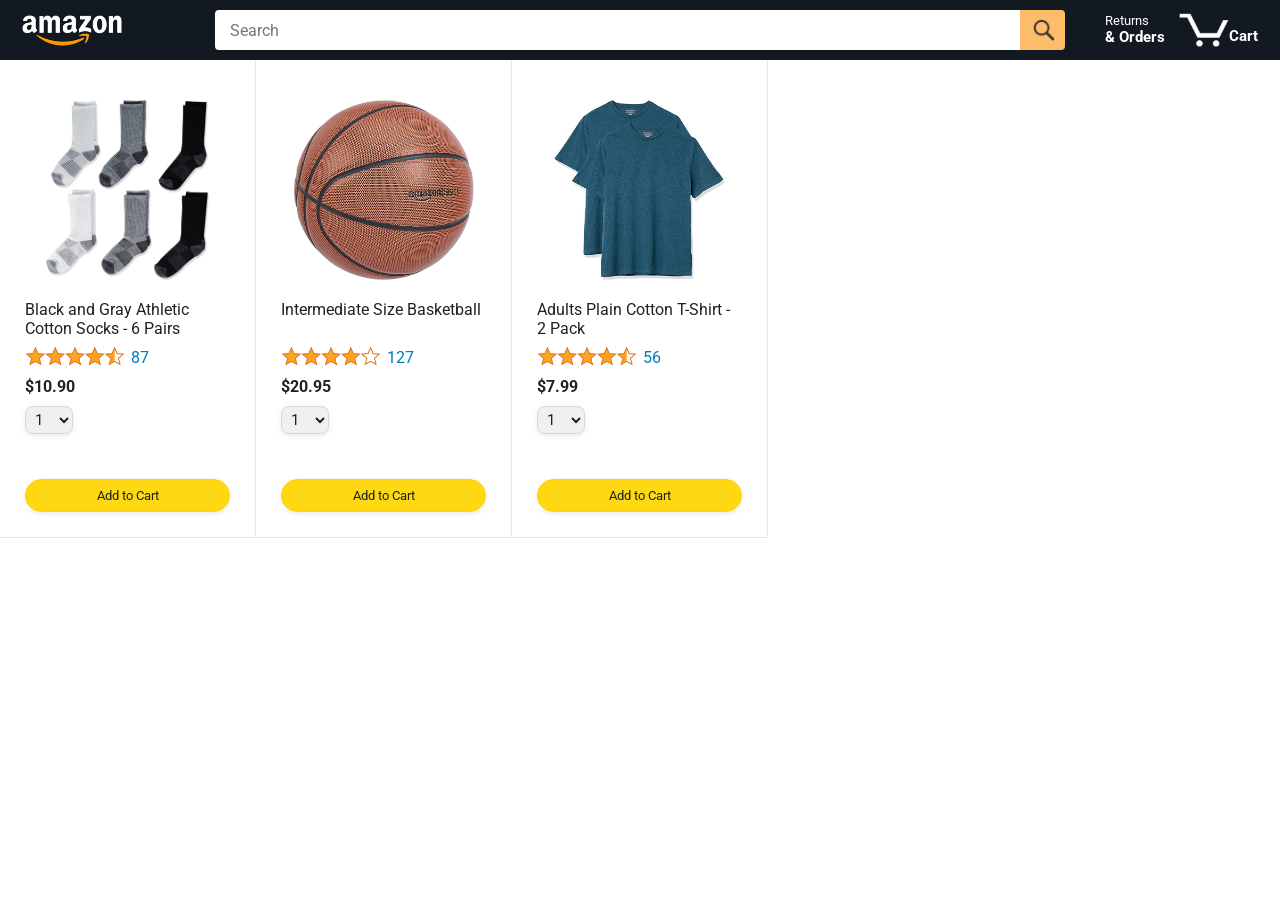
<file: index.html>
<!DOCTYPE html>
<html>
  <head>
    <title>Amazon Project</title>

    <!-- This code is needed for responsive design to work.
      (Responsive design = make the website look good on
      smaller screen sizes like a phone or a tablet). -->
    <meta name="viewport" content="width=device-width, initial-scale=1">

    <!-- Load a font called Roboto from Google Fonts. -->
    <link rel="preconnect" href="https://fonts.googleapis.com">
    <link rel="preconnect" href="https://fonts.gstatic.com" crossorigin>
    <link href="https://fonts.googleapis.com/css2?family=Roboto:wght@400;500;700&display=swap" rel="stylesheet">

    <!-- Here are the CSS files for this page. -->
    <link rel="stylesheet" href="styles/shared/general.css">
    <link rel="stylesheet" href="styles/shared/amazon-header.css">
    <link rel="stylesheet" href="styles/pages/amazon.css">
  </head>
  <body>
    <div class="amazon-header">
      <div class="amazon-header-left-section">
        <a href="/" class="header-link">
          <img class="amazon-logo"
            src="images/amazon-logo-white.png">
          <img class="amazon-mobile-logo"
            src="images/amazon-mobile-logo-white.png">
        </a>
      </div>

      <div class="amazon-header-middle-section">
        <input class="search-bar" type="text" placeholder="Search">

        <button class="search-button">
          <img class="search-icon" src="images/icons/search-icon.png">
        </button>
      </div>

      <div class="amazon-header-right-section">
        <a class="orders-link header-link" href="orders.html">
          <span class="returns-text">Returns</span>
          <span class="orders-text">& Orders</span>
        </a>

        <a class="cart-link header-link" href="checkout.html">
          <img class="cart-icon" src="images/icons/cart-icon.png">
          <div class="cart-quantity js-cart-quantity"></div>
          <div class="cart-text">Cart</div>
        </a>
      </div>
    </div>
    
    <div class="main">
      <div class="products-grid js-products-grid">
          <div class="product-container"> 
          <div class="product-image-container">
            <img class="product-image"
              src="images/products/athletic-cotton-socks-6-pairs.jpg">
          </div>

          <div class="product-name limit-text-to-2-lines">
            Black and Gray Athletic Cotton Socks - 6 Pairs
          </div>

          <div class="product-rating-container">
            <img class="product-rating-stars"
              src="images/ratings/rating-45.png">
            <div class="product-rating-count link-primary">
              87
            </div>
          </div>

          <div class="product-price">
            $10.90
          </div>

          <div class="product-quantity-container">
            <select>
              <option selected value="1">1</option>
              <option value="2">2</option>
              <option value="3">3</option>
              <option value="4">4</option>
              <option value="5">5</option>
              <option value="6">6</option>
              <option value="7">7</option>
              <option value="8">8</option>
              <option value="9">9</option>
              <option value="10">10</option>
            </select>
          </div>

          <div class="product-spacer"></div>

          <div class="added-to-cart">
            <img src="images/icons/checkmark.png">
            Added
          </div>

          <button class="add-to-cart-button button-primary">
            Add to Cart
          </button>
        </div> 

        <div class="product-container"> 
          <div class="product-image-container">
            <img class="product-image"
              src="images/products/intermediate-composite-basketball.jpg">
          </div>

          <div class="product-name limit-text-to-2-lines">
            Intermediate Size Basketball
          </div>

          <div class="product-rating-container">
            <img class="product-rating-stars"
              src="images/ratings/rating-40.png">
            <div class="product-rating-count link-primary">
              127
            </div>
          </div>

          <div class="product-price">
            $20.95
          </div>

          <div class="product-quantity-container">
            <select>
              <option selected value="1">1</option>
              <option value="2">2</option>
              <option value="3">3</option>
              <option value="4">4</option>
              <option value="5">5</option>
              <option value="6">6</option>
              <option value="7">7</option>
              <option value="8">8</option>
              <option value="9">9</option>
              <option value="10">10</option>
            </select>
          </div>

          <div class="product-spacer"></div>

          <div class="added-to-cart">
            <img src="images/icons/checkmark.png">
            Added
          </div>

          <button class="add-to-cart-button button-primary">
            Add to Cart
          </button>
        </div>

        <div class="product-container">
          <div class="product-image-container">
            <img class="product-image"
              src="images/products/adults-plain-cotton-tshirt-2-pack-teal.jpg">
          </div>

          <div class="product-name limit-text-to-2-lines">
            Adults Plain Cotton T-Shirt - 2 Pack
          </div>

          <div class="product-rating-container">
            <img class="product-rating-stars"
              src="images/ratings/rating-45.png">
            <div class="product-rating-count link-primary">
              56
            </div>
          </div>

          <div class="product-price">
            $7.99
          </div>

          <div class="product-quantity-container">
            <select>
              <option selected value="1">1</option>
              <option value="2">2</option>
              <option value="3">3</option>
              <option value="4">4</option>
              <option value="5">5</option>
              <option value="6">6</option>
              <option value="7">7</option>
              <option value="8">8</option>
              <option value="9">9</option>
              <option value="10">10</option>
            </select>
          </div>

          <div class="product-spacer"></div>

          <div class="added-to-cart">
            <img src="images/icons/checkmark.png">
            Added
          </div>

          <button class="add-to-cart-button button-primary">
            Add to Cart
          </button>
        </div>
      </div>
    </div>
  </body>


  <script type="module" src="scripts/amazon.js"></script>
</html>
</file>
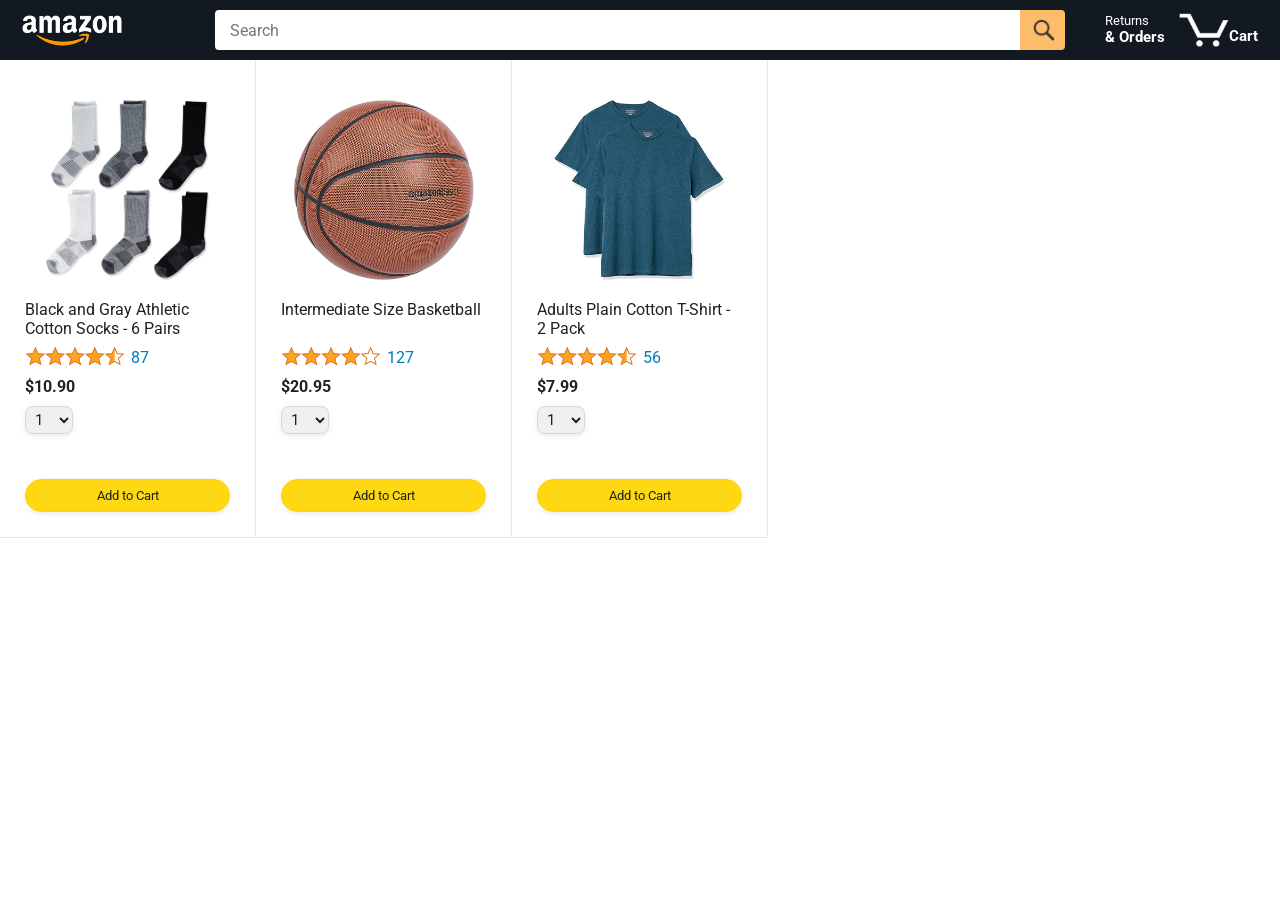
<file: amazon.html>
<!DOCTYPE html>
<html>
  <head>
    <title>Amazon Project</title>

    <!-- This code is needed for responsive design to work.
      (Responsive design = make the website look good on
      smaller screen sizes like a phone or a tablet). -->
    <meta name="viewport" content="width=device-width, initial-scale=1">

    <!-- Load a font called Roboto from Google Fonts. -->
    <link rel="preconnect" href="https://fonts.googleapis.com">
    <link rel="preconnect" href="https://fonts.gstatic.com" crossorigin>
    <link href="https://fonts.googleapis.com/css2?family=Roboto:wght@400;500;700&display=swap" rel="stylesheet">

    <!-- Here are the CSS files for this page. -->
    <link rel="stylesheet" href="styles/shared/general.css">
    <link rel="stylesheet" href="styles/shared/amazon-header.css">
    <link rel="stylesheet" href="styles/pages/amazon.css">
  </head>
  <body>
    <div class="amazon-header">
      <div class="amazon-header-left-section">
        <a href="amazon.html" class="header-link">
          <img class="amazon-logo"
            src="images/amazon-logo-white.png">
          <img class="amazon-mobile-logo"
            src="images/amazon-mobile-logo-white.png">
        </a>
      </div>

      <div class="amazon-header-middle-section">
        <input class="search-bar" type="text" placeholder="Search">

        <button class="search-button">
          <img class="search-icon" src="images/icons/search-icon.png">
        </button>
      </div>

      <div class="amazon-header-right-section">
        <a class="orders-link header-link" href="orders.html">
          <span class="returns-text">Returns</span>
          <span class="orders-text">& Orders</span>
        </a>

        <a class="cart-link header-link" href="checkout.html">
          <img class="cart-icon" src="images/icons/cart-icon.png">
          <div class="cart-quantity js-cart-quantity"></div>
          <div class="cart-text">Cart</div>
        </a>
      </div>
    </div>
    
    <div class="main">
      <div class="products-grid js-products-grid">
          <div class="product-container"> 
          <div class="product-image-container">
            <img class="product-image"
              src="images/products/athletic-cotton-socks-6-pairs.jpg">
          </div>

          <div class="product-name limit-text-to-2-lines">
            Black and Gray Athletic Cotton Socks - 6 Pairs
          </div>

          <div class="product-rating-container">
            <img class="product-rating-stars"
              src="images/ratings/rating-45.png">
            <div class="product-rating-count link-primary">
              87
            </div>
          </div>

          <div class="product-price">
            $10.90
          </div>

          <div class="product-quantity-container">
            <select>
              <option selected value="1">1</option>
              <option value="2">2</option>
              <option value="3">3</option>
              <option value="4">4</option>
              <option value="5">5</option>
              <option value="6">6</option>
              <option value="7">7</option>
              <option value="8">8</option>
              <option value="9">9</option>
              <option value="10">10</option>
            </select>
          </div>

          <div class="product-spacer"></div>

          <div class="added-to-cart">
            <img src="images/icons/checkmark.png">
            Added
          </div>

          <button class="add-to-cart-button button-primary">
            Add to Cart
          </button>
        </div> 

        <div class="product-container"> 
          <div class="product-image-container">
            <img class="product-image"
              src="images/products/intermediate-composite-basketball.jpg">
          </div>

          <div class="product-name limit-text-to-2-lines">
            Intermediate Size Basketball
          </div>

          <div class="product-rating-container">
            <img class="product-rating-stars"
              src="images/ratings/rating-40.png">
            <div class="product-rating-count link-primary">
              127
            </div>
          </div>

          <div class="product-price">
            $20.95
          </div>

          <div class="product-quantity-container">
            <select>
              <option selected value="1">1</option>
              <option value="2">2</option>
              <option value="3">3</option>
              <option value="4">4</option>
              <option value="5">5</option>
              <option value="6">6</option>
              <option value="7">7</option>
              <option value="8">8</option>
              <option value="9">9</option>
              <option value="10">10</option>
            </select>
          </div>

          <div class="product-spacer"></div>

          <div class="added-to-cart">
            <img src="images/icons/checkmark.png">
            Added
          </div>

          <button class="add-to-cart-button button-primary">
            Add to Cart
          </button>
        </div>

        <div class="product-container">
          <div class="product-image-container">
            <img class="product-image"
              src="images/products/adults-plain-cotton-tshirt-2-pack-teal.jpg">
          </div>

          <div class="product-name limit-text-to-2-lines">
            Adults Plain Cotton T-Shirt - 2 Pack
          </div>

          <div class="product-rating-container">
            <img class="product-rating-stars"
              src="images/ratings/rating-45.png">
            <div class="product-rating-count link-primary">
              56
            </div>
          </div>

          <div class="product-price">
            $7.99
          </div>

          <div class="product-quantity-container">
            <select>
              <option selected value="1">1</option>
              <option value="2">2</option>
              <option value="3">3</option>
              <option value="4">4</option>
              <option value="5">5</option>
              <option value="6">6</option>
              <option value="7">7</option>
              <option value="8">8</option>
              <option value="9">9</option>
              <option value="10">10</option>
            </select>
          </div>

          <div class="product-spacer"></div>

          <div class="added-to-cart">
            <img src="images/icons/checkmark.png">
            Added
          </div>

          <button class="add-to-cart-button button-primary">
            Add to Cart
          </button>
        </div>
      </div>
    </div>
  </body>


  <script type="module" src="scripts/amazon.js"></script>
</html>
</file>
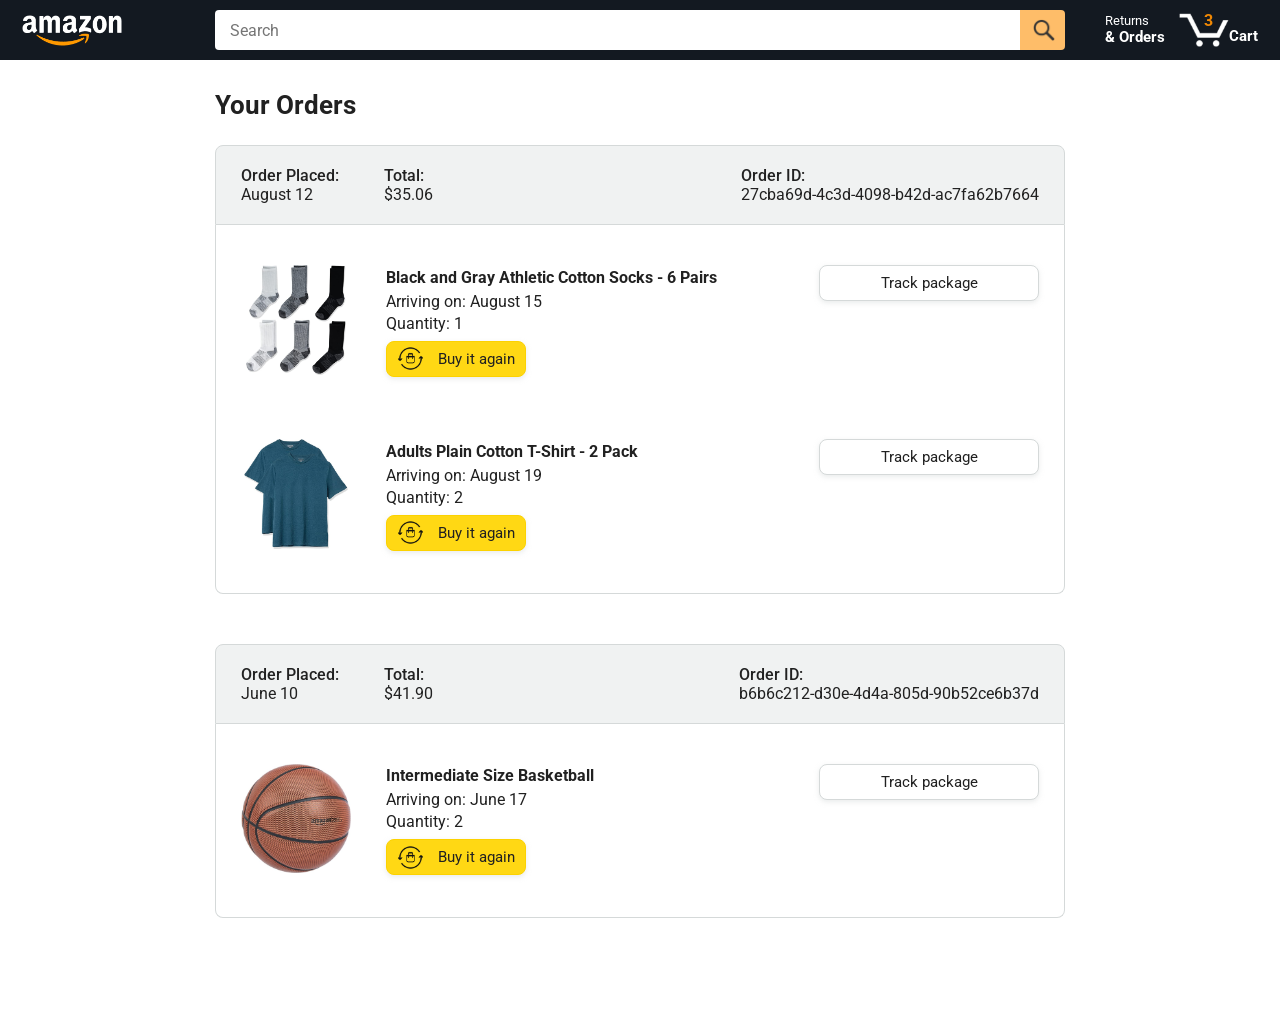
<file: orders.html>
<!DOCTYPE html>
<html>
  <head>
    <title>Orders</title>

    <!-- This code is needed for responsive design to work.
      (Responsive design = make the website look good on
      smaller screen sizes like a phone or a tablet). -->
    <meta name="viewport" content="width=device-width, initial-scale=1">

    <!-- Load a font called Roboto from Google Fonts. -->
    <link rel="preconnect" href="https://fonts.googleapis.com">
    <link rel="preconnect" href="https://fonts.gstatic.com" crossorigin>
    <link href="https://fonts.googleapis.com/css2?family=Roboto:wght@400;500;700&display=swap" rel="stylesheet">

    <!-- Here are the CSS files for this page. -->
    <link rel="stylesheet" href="styles/shared/general.css">
    <link rel="stylesheet" href="styles/shared/amazon-header.css">
    <link rel="stylesheet" href="styles/pages/orders.css">
  </head>
  <body>
    <div class="amazon-header">
      <div class="amazon-header-left-section">
        <a href="/" class="header-link">
          <img class="amazon-logo"
            src="images/amazon-logo-white.png">
          <img class="amazon-mobile-logo"
            src="images/amazon-mobile-logo-white.png">
        </a>
      </div>

      <div class="amazon-header-middle-section">
        <input class="search-bar" type="text" placeholder="Search">

        <button class="search-button">
          <img class="search-icon" src="images/icons/search-icon.png">
        </button>
      </div>

      <div class="amazon-header-right-section">
        <a class="orders-link header-link" href="orders.html">
          <span class="returns-text">Returns</span>
          <span class="orders-text">& Orders</span>
        </a>

        <a class="cart-link header-link" href="checkout.html">
          <img class="cart-icon" src="images/icons/cart-icon.png">
          <div class="cart-quantity">3</div>
          <div class="cart-text">Cart</div>
        </a>
      </div>
    </div>

    <div class="main">
      <div class="page-title">Your Orders</div>

      <div class="orders-grid">
        <div class="order-container">
          
          <div class="order-header">
            <div class="order-header-left-section">
              <div class="order-date">
                <div class="order-header-label">Order Placed:</div>
                <div>August 12</div>
              </div>
              <div class="order-total">
                <div class="order-header-label">Total:</div>
                <div>$35.06</div>
              </div>
            </div>

            <div class="order-header-right-section">
              <div class="order-header-label">Order ID:</div>
              <div>27cba69d-4c3d-4098-b42d-ac7fa62b7664</div>
            </div>
          </div>

          <div class="order-details-grid">
            <div class="product-image-container">
              <img src="images/products/athletic-cotton-socks-6-pairs.jpg">
            </div>

            <div class="product-details">
              <div class="product-name">
                Black and Gray Athletic Cotton Socks - 6 Pairs
              </div>
              <div class="product-delivery-date">
                Arriving on: August 15
              </div>
              <div class="product-quantity">
                Quantity: 1
              </div>
              <button class="buy-again-button button-primary">
                <img class="buy-again-icon" src="images/icons/buy-again.png">
                <span class="buy-again-message">Buy it again</span>
              </button>
            </div>

            <div class="product-actions">
              <a href="tracking.html?orderId=123&productId=456">
                <button class="track-package-button button-secondary">
                  Track package
                </button>
              </a>
            </div>

            <div class="product-image-container">
              <img src="images/products/adults-plain-cotton-tshirt-2-pack-teal.jpg">
            </div>

            <div class="product-details">
              <div class="product-name">
                Adults Plain Cotton T-Shirt - 2 Pack
              </div>
              <div class="product-delivery-date">
                Arriving on: August 19
              </div>
              <div class="product-quantity">
                Quantity: 2
              </div>
              <button class="buy-again-button button-primary">
                <img class="buy-again-icon" src="images/icons/buy-again.png">
                <span class="buy-again-message">Buy it again</span>
              </button>
            </div>

            <div class="product-actions">
              <a href="tracking.html">
                <button class="track-package-button button-secondary">
                  Track package
                </button>
              </a>
            </div>
          </div>
        </div>

        <div class="order-container">

          <div class="order-header">
            <div class="order-header-left-section">
              <div class="order-date">
                <div class="order-header-label">Order Placed:</div>
                <div>June 10</div>
              </div>
              <div class="order-total">
                <div class="order-header-label">Total:</div>
                <div>$41.90</div>
              </div>
            </div>

            <div class="order-header-right-section">
              <div class="order-header-label">Order ID:</div>
              <div>b6b6c212-d30e-4d4a-805d-90b52ce6b37d</div>
            </div>
          </div>

          <div class="order-details-grid">
            <div class="product-image-container">
              <img src="images/products/intermediate-composite-basketball.jpg">
            </div>

            <div class="product-details">
              <div class="product-name">
                Intermediate Size Basketball
              </div>
              <div class="product-delivery-date">
                Arriving on: June 17
              </div>
              <div class="product-quantity">
                Quantity: 2
              </div>
              <button class="buy-again-button button-primary">
                <img class="buy-again-icon" src="images/icons/buy-again.png">
                <span class="buy-again-message">Buy it again</span>
              </button>
            </div>

            <div class="product-actions">
              <a href="tracking.html">
                <button class="track-package-button button-secondary">
                  Track package
                </button>
              </a>
            </div>
          </div>
        </div>
      </div>
    </div>
  </body>
</html>
</file>
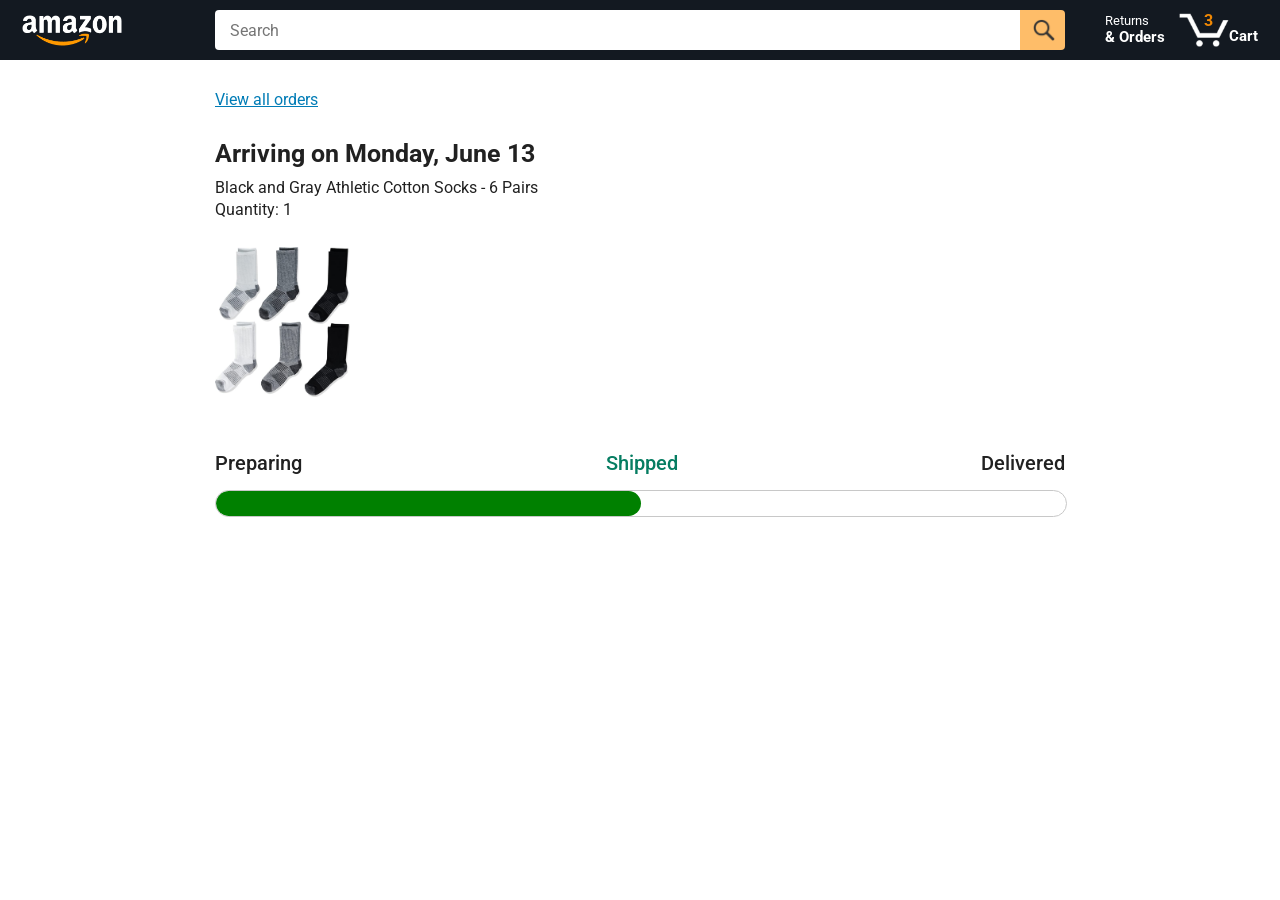
<file: tracking.html>
<!DOCTYPE html>
<html>
  <head>
    <title>Tracking</title>

    <!-- This code is needed for responsive design to work.
      (Responsive design = make the website look good on
      smaller screen sizes like a phone or a tablet). -->
    <meta name="viewport" content="width=device-width, initial-scale=1">

    <!-- Load a font called Roboto from Google Fonts. -->
    <link rel="preconnect" href="https://fonts.googleapis.com">
    <link rel="preconnect" href="https://fonts.gstatic.com" crossorigin>
    <link href="https://fonts.googleapis.com/css2?family=Roboto:wght@400;500;700&display=swap" rel="stylesheet">

    <!-- Here are the CSS files for this page. -->
    <link rel="stylesheet" href="styles/shared/general.css">
    <link rel="stylesheet" href="styles/shared/amazon-header.css">
    <link rel="stylesheet" href="styles/pages/tracking.css">
  </head>
  <body>
    <div class="amazon-header">
      <div class="amazon-header-left-section">
        <a href="/" class="header-link">
          <img class="amazon-logo"
            src="images/amazon-logo-white.png">
          <img class="amazon-mobile-logo"
            src="images/amazon-mobile-logo-white.png">
        </a>
      </div>

      <div class="amazon-header-middle-section">
        <input class="search-bar" type="text" placeholder="Search">

        <button class="search-button">
          <img class="search-icon" src="images/icons/search-icon.png">
        </button>
      </div>

      <div class="amazon-header-right-section">
        <a class="orders-link header-link" href="orders.html">
          <span class="returns-text">Returns</span>
          <span class="orders-text">& Orders</span>
        </a>

        <a class="cart-link header-link" href="checkout.html">
          <img class="cart-icon" src="images/icons/cart-icon.png">
          <div class="cart-quantity">3</div>
          <div class="cart-text">Cart</div>
        </a>
      </div>
    </div>

    <div class="main">
      <div class="order-tracking">
        <a class="back-to-orders-link link-primary" href="orders.html">
          View all orders
        </a>

        <div class="delivery-date">
          Arriving on Monday, June 13
        </div>

        <div class="product-info">
          Black and Gray Athletic Cotton Socks - 6 Pairs
        </div>

        <div class="product-info">
          Quantity: 1
        </div>

        <img class="product-image" src="images/products/athletic-cotton-socks-6-pairs.jpg">

        <div class="progress-labels-container">
          <div class="progress-label">
            Preparing
          </div>
          <div class="progress-label current-status">
            Shipped
          </div>
          <div class="progress-label">
            Delivered
          </div>
        </div>

        <div class="progress-bar-container">
          <div class="progress-bar"></div>
        </div>
      </div>
    </div>

    <script>
const url = new URL(window.location.href);
console.log(url.searchParams.get('ordersId'));
console.log(url.searchParams.get('productId'));
    </script>
  </body>
</html>
</file>
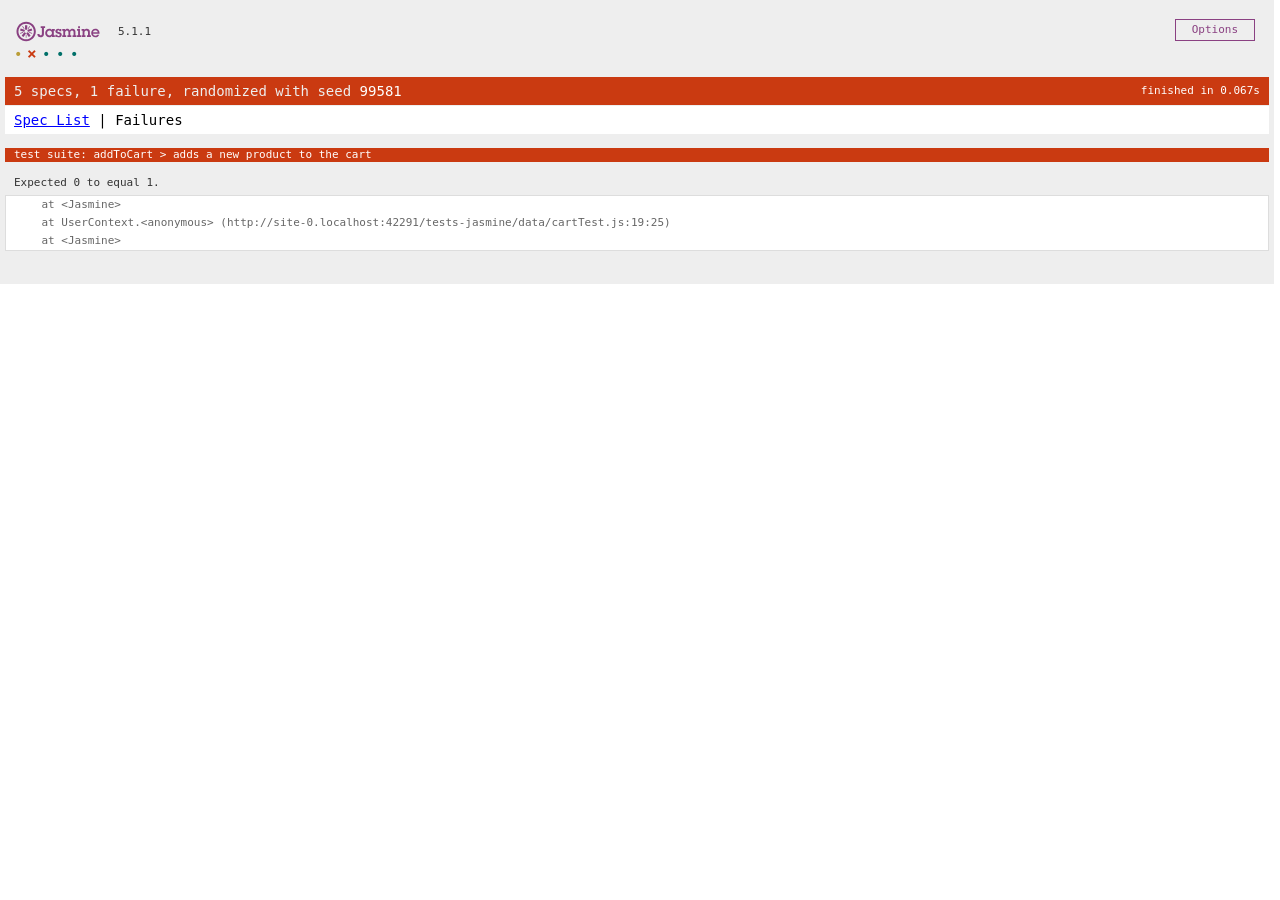
<file: tests-jasmine/tests.html>
<!DOCTYPE html>
<html>
<head>
  <meta charset="utf-8">
  <title>Jasmine Spec Runner v5.1.1</title>

  <link rel="shortcut icon" type="image/png" href="lib/jasmine-5.1.1/jasmine_favicon.png">
  <link rel="stylesheet" href="lib/jasmine-5.1.1/jasmine.css">

  <script src="lib/jasmine-5.1.1/jasmine.js"></script>
  <script src="lib/jasmine-5.1.1/jasmine-html.js"></script>
  <script src="lib/jasmine-5.1.1/boot0.js"></script>
  <!-- optional: include a file here that configures the Jasmine env -->
  <script src="lib/jasmine-5.1.1/boot1.js"></script>

  <script src="utils/moneyTest.js" type = 'module'></script>
  <script src="data/cartTest.js" type = 'module'></script>

</head>

<body>
</body>
</html>
</file>
<file: styles/shared/general.css>
body {
  font-family: Roboto, Arial;
  color: rgb(33, 33, 33);
  /* The <body> element has a default margin of 8px
     on all sides. This removes the default margins. */
  margin: 0;
}

/* <p> elements have a default margin on the top
   and bottom. This removes the default margins. */
p {
  margin: 0;
}

button {
  cursor: pointer;
}

select {
  cursor: pointer;
}

input, select, button {
  font-family: Roboto, Arial;
}

.button-primary {
  color: rgb(33, 33, 33);
  background-color: rgb(255, 216, 20);
  border: 1px solid rgb(252, 210, 0);
  border-radius: 8px;
  cursor: pointer;
  box-shadow: 0 2px 5px rgba(213, 217, 217, 0.5);
}

.button-primary:hover {
  background-color: rgb(247, 202, 0);
  border: 1px solid rgb(242, 194, 0);
}

.button-primary:active {
  background: rgb(255, 216, 20);
  border-color: rgb(252, 210, 0);
  box-shadow: none;
}

.button-secondary {
  color: rgb(33, 33, 33);
  background: white;
  border: 1px solid rgb(213, 217, 217);
  border-radius: 8px;
  cursor: pointer;
  box-shadow: 0 2px 5px rgba(213, 217, 217, 0.5);
}

.button-secondary:hover {
  background-color: rgb(247, 250, 250);
}

.button-secondary:active {
  background-color: rgb(237, 253, 255);
  box-shadow: none;
}

/* These styles will limit text to 2 lines. Anything
   beyond 2 lines will be replaced with "..."
   You can find this code by using an A.I. tool or by
   searching in Google.
   https://css-tricks.com/almanac/properties/l/line-clamp/ */
.limit-text-to-2-lines {
  display: -webkit-box;
  -webkit-line-clamp: 2;
  -webkit-box-orient: vertical;
  overflow: hidden;
}

.link-primary {
  color: rgb(1, 124, 182);
  cursor: pointer;
}

.link-primary:hover {
  color: rgb(196, 80, 0);
}

/* Styles for dropdown selectors. */
select {
  color: rgb(33, 33, 33);
  background-color: rgb(240, 240, 240);
  border: 1px solid rgb(213, 217, 217);
  border-radius: 8px;
  padding: 3px 5px;
  font-size: 15px;
  cursor: pointer;
  box-shadow: 0 2px 5px rgba(213, 217, 217, 0.5);
}

select:focus,
input:focus {
  outline: 2px solid rgb(255, 153, 0);
}
</file>
<file: styles/shared/amazon-header.css>
.amazon-header {
  background-color: rgb(19, 25, 33);
  color: white;
  padding-left: 15px;
  padding-right: 15px;

  display: flex;
  align-items: center;
  justify-content: space-between;

  position: fixed;
  top: 0;
  left: 0;
  right: 0;
  height: 60px;
}

.amazon-header-left-section {
  width: 180px;
}

@media (max-width: 800px) {
  .amazon-header-left-section {
    width: unset;
  }
}

.header-link {
  display: inline-block;
  padding: 6px;
  border-radius: 2px;
  cursor: pointer;
  text-decoration: none;
  border: 1px solid rgba(0, 0, 0, 0);
}

.header-link:hover {
  border: 1px solid white;
}

.amazon-logo {
  width: 100px;
  margin-top: 5px;
}

.amazon-mobile-logo {
  display: none;
}

@media (max-width: 575px) {
  .amazon-logo {
    display: none;
  }

  .amazon-mobile-logo {
    display: block;
    height: 35px;
    margin-top: 5px;
  }
}

.amazon-header-middle-section {
  flex: 1;
  max-width: 850px;
  margin-left: 10px;
  margin-right: 10px;
  display: flex;
}

.search-bar {
  flex: 1;
  width: 0;
  font-size: 16px;
  height: 38px;
  padding-left: 15px;
  border: none;
  border-top-left-radius: 4px;
  border-bottom-left-radius: 4px;
  border-top-right-radius: 0;
  border-bottom-right-radius: 0;
}

.search-button {
  background-color: rgb(254, 189, 105);
  border: none;
  width: 45px;
  height: 40px;
  border-top-right-radius: 4px;
  border-bottom-right-radius: 4px;
  flex-shrink: 0;
}

.search-icon {
  height: 22px;
  margin-left: 2px;
  margin-top: 3px;
}

.amazon-header-right-section {
  width: 180px;
  flex-shrink: 0;
  display: flex;
  justify-content: end;
}

.orders-link {
  color: white;
}

.returns-text {
  display: block;
  font-size: 13px;
}

.orders-text {
  display: block;
  font-size: 15px;
  font-weight: 700;
}

.cart-link {
  color: white;
  display: flex;
  align-items: center;
  position: relative;
}

.cart-icon {
  width: 50px;
}

.cart-text {
  margin-top: 12px;
  font-size: 15px;
  font-weight: 700;
}

.cart-quantity {
  color: rgb(240, 136, 4);
  font-size: 16px;
  font-weight: 700;

  position: absolute;
  top: 4px;
  left: 22px;
  
  width: 26px;
  text-align: center;
}
</file>
<file: styles/pages/amazon.css>
.main {
  margin-top: 60px;
}

.products-grid {
  display: grid;

  /* - In CSS Grid, 1fr means a column will take up the
       remaining space in the grid.
     - If we write 1fr 1fr ... 1fr; 8 times, this will
       divide the grid into 8 columns, each taking up an
       equal amount of the space.
     - repeat(8, 1fr); is a shortcut for repeating "1fr"
       8 times (instead of typing out "1fr" 8 times).
       repeat(...) is a special property that works with
       display: grid; */
  grid-template-columns: repeat(8, 1fr);
}

/* @media is used to create responsive design (making the
   website look good on any screen size). This @media
   means when the screen width is 2000px or less, we
   will divide the grid into 7 columns instead of 8. */
@media (max-width: 2000px) {
  .products-grid {
    grid-template-columns: repeat(7, 1fr);
  }
}

/* This @media means when the screen width is 1600px or
   less, we will divide the grid into 6 columns. */
@media (max-width: 1600px) {
  .products-grid {
    grid-template-columns: repeat(6, 1fr);
  }
}

@media (max-width: 1300px) {
  .products-grid {
    grid-template-columns: repeat(5, 1fr);
  }
}

@media (max-width: 1000px) {
  .products-grid {
    grid-template-columns: repeat(4, 1fr);
  }
}

@media (max-width: 800px) {
  .products-grid {
    grid-template-columns: repeat(3, 1fr);
  }
}

@media (max-width: 575px) {
  .products-grid {
    grid-template-columns: repeat(2, 1fr);
  }
}

@media (max-width: 450px) {
  .products-grid {
    grid-template-columns: 1fr;
  }
}

.product-container {
  padding-top: 40px;
  padding-bottom: 25px;
  padding-left: 25px;
  padding-right: 25px;

  border-right: 1px solid rgb(231, 231, 231);
  border-bottom: 1px solid rgb(231, 231, 231);

  display: flex;
  flex-direction: column;
}

.product-image-container {
  display: flex;
  justify-content: center;
  align-items: center;

  height: 180px;
  margin-bottom: 20px;
}

.product-image {
  /* Images will overflow their container by default. To
    prevent this, we set max-width and max-height to 100%
    so they stay inside their container. */
  max-width: 100%;
  max-height: 100%;
}

.product-name {
  height: 40px;
  margin-bottom: 5px;
}

.product-rating-container {
  display: flex;
  align-items: center;
  margin-bottom: 10px;
}

.product-rating-stars {
  width: 100px;
  margin-right: 6px;
}

.product-rating-count {
  color: rgb(1, 124, 182);
  cursor: pointer;
  margin-top: 3px;
}

.product-price {
  font-weight: 700;
  margin-bottom: 10px;
}

.product-quantity-container {
  margin-bottom: 17px;
}

.product-spacer {
  flex: 1;
}

.added-to-cart {
  color: rgb(6, 125, 98);
  font-size: 16px;

  display: flex;
  align-items: center;
  margin-bottom: 8px;

  /* At first, the "Added to cart" message will
     be invisible. Use JavaScript to change the
     opacity and make it visible. */
  opacity: 0;
}

.added-to-cart img {
  height: 20px;
  margin-right: 5px;
}

.add-to-cart-button {
  width: 100%;
  padding: 8px;
  border-radius: 50px;
}
.added-to-cart-visible{
  opacity: 1;
}
</file>
<file: styles/pages/orders.css>
.main {
  max-width: 850px;
  margin-top: 90px;
  margin-bottom: 100px;
  padding-left: 20px;
  padding-right: 20px;

  /* margin-left: auto;
     margin-right auto;
     Is a trick for centering an element horizontally
     without needing a container. */
  margin-left: auto;
  margin-right: auto;
}

.page-title {
  font-weight: 700;
  font-size: 26px;
  margin-bottom: 25px;
}

.orders-grid {
  display: grid;
  grid-template-columns: 1fr;
  row-gap: 50px;
}

.order-header {
  background-color: rgb(240, 242, 242);
  border: 1px solid rgb(213, 217, 217);

  display: flex;
  align-items: center;
  justify-content: space-between;

  padding: 20px 25px;
  border-top-left-radius: 8px;
  border-top-right-radius: 8px;
}

.order-header-left-section {
  display: flex;
  flex-shrink: 0;
}

.order-header-label {
  font-weight: 500;
}

.order-date,
.order-total {
  margin-right: 45px;
}

.order-header-right-section {
  flex-shrink: 1;
}

@media (max-width: 575px) {
  .order-header {
    flex-direction: column;
    align-items: start;
    line-height: 23px;
    padding: 15px;
  }

  .order-header-left-section {
    flex-direction: column;
  }

  .order-header-label {
    margin-right: 5px;
  }

  .order-date,
  .order-total {
    display: grid;
    grid-template-columns: auto 1fr;
    margin-right: 0;
  }

  .order-header-right-section {
    display: grid;
    grid-template-columns: auto 1fr;
  }
}

.order-details-grid {
  padding: 40px 25px;
  border: 1px solid rgb(213, 217, 217);
  border-top: none;
  border-bottom-left-radius: 8px;
  border-bottom-right-radius: 8px;

  display: grid;
  grid-template-columns: 110px 1fr 220px;
  column-gap: 35px;
  row-gap: 60px;
  align-items: center;
}

@media (max-width: 800px) {
  .order-details-grid {
    grid-template-columns: 110px 1fr;
    row-gap: 0;
    padding-bottom: 8px;
  }
}

@media (max-width: 450px) {
  .order-details-grid {
    grid-template-columns: 1fr;
  }
}

.product-image-container {
  text-align: center;
}

.product-image-container img {
  max-width: 110px;
  max-height: 110px;
}

.product-name {
  font-weight: 700;
  margin-bottom: 5px;
}

.product-delivery-date {
  margin-bottom: 3px;
}

.product-quantity {
  margin-bottom: 8px;
}

.buy-again-button {
  font-size: 15px;
  width: 140px;
  height: 36px;
  border-radius: 8px;

  display: flex;
  align-items: center;
  justify-content: center;
}

.buy-again-icon {
  width: 25px;
  margin-right: 15px;
}

.product-actions {
  align-self: start;
}

.track-package-button {
  width: 100%;
  font-size: 15px;
  padding: 8px;
}

@media (max-width: 800px) {
  .buy-again-button {
    margin-bottom: 10px;
  }

  .product-actions {
    /* grid-column: 2 means this element will be placed
       in column 2 in the grid. (Normally, the column that
       an element is placed in is determined by the order
       of the elements in the HTML. grid-column overrides
       this default ordering). */
    grid-column: 2;
    margin-bottom: 30px;
  }

  .track-package-button {
    width: 140px;
  }
}

@media (max-width: 450px) {
  .product-image-container {
    text-align: center;
    margin-bottom: 25px;
  }

  .product-image-container img {
    max-width: 150px;
    max-height: 150px;
  }

  .product-name {
    margin-bottom: 10px;
  }

  .product-quantity {
    margin-bottom: 15px;
  }

  .buy-again-button {
    width: 100%;
    margin-bottom: 15px;
  }

  .product-actions {
    /* grid-column: auto; undos grid-column: 2; from above.
       This element will now be placed in its normal column
       in the grid. */
    grid-column: auto;
    margin-bottom: 70px;
  }

  .track-package-button {
    width: 100%;
    padding: 12px;
  }
}
</file>
<file: styles/pages/tracking.css>
.main {
  max-width: 850px;
  margin-top: 90px;
  margin-bottom: 100px;
  padding-left: 30px;
  padding-right: 30px;

  /* margin-left: auto;
     margin-right auto;
     Is a trick for centering an element horizontally
     without needing a container. */
  margin-left: auto;
  margin-right: auto;
}

.back-to-orders-link {
  display: inline-block;
  margin-bottom: 30px;
}

.delivery-date {
  font-size: 25px;
  font-weight: 700;
  margin-bottom: 10px;
}

.product-info {
  margin-bottom: 3px;
}

.product-image {
  max-width: 150px;
  max-height: 150px;
  margin-top: 25px;
  margin-bottom: 50px;
}

.progress-labels-container {
  display: flex;
  justify-content: space-between;
  font-size: 20px;
  font-weight: 500;
  margin-bottom: 15px;
}

.current-status {
  color: rgb(6, 125, 98);
}

@media (max-width: 575px) {
  .progress-labels-container {
    font-size: 16px;
  }
}

@media (max-width: 450px) {
  .progress-labels-container {
    flex-direction: column;
    margin-bottom: 5px;
  }

  .progress-label {
    margin-bottom: 3px;
  }
}

.progress-bar-container {
  height: 25px;
  width: 100%;

  border: 1px solid rgb(200, 200, 200);
  border-radius: 50px;
  overflow: hidden;
}

.progress-bar {
  height: 100%;
  background-color: green;
  border-radius: 50px;
  width: 50%;
}
</file>
<file: tests-jasmine/lib/jasmine-5.1.1/jasmine.css>
@charset "UTF-8";
body {
  overflow-y: scroll;
}

.jasmine_html-reporter {
  width: 100%;
  background-color: #eee;
  padding: 5px;
  margin: -8px;
  font-size: 11px;
  font-family: Monaco, "Lucida Console", monospace;
  line-height: 14px;
  color: #333;
}
.jasmine_html-reporter a {
  text-decoration: none;
}
.jasmine_html-reporter a:hover {
  text-decoration: underline;
}
.jasmine_html-reporter p, .jasmine_html-reporter h1, .jasmine_html-reporter h2, .jasmine_html-reporter h3, .jasmine_html-reporter h4, .jasmine_html-reporter h5, .jasmine_html-reporter h6 {
  margin: 0;
  line-height: 14px;
}
.jasmine_html-reporter .jasmine-banner,
.jasmine_html-reporter .jasmine-symbol-summary,
.jasmine_html-reporter .jasmine-summary,
.jasmine_html-reporter .jasmine-result-message,
.jasmine_html-reporter .jasmine-spec .jasmine-description,
.jasmine_html-reporter .jasmine-spec-detail .jasmine-description,
.jasmine_html-reporter .jasmine-alert .jasmine-bar,
.jasmine_html-reporter .jasmine-stack-trace {
  padding-left: 9px;
  padding-right: 9px;
}
.jasmine_html-reporter .jasmine-banner {
  position: relative;
}
.jasmine_html-reporter .jasmine-banner .jasmine-title {
  background: url("[data-uri]") no-repeat;
  background: url("[data-uri]") no-repeat, none;
  background-size: 100%;
  display: block;
  float: left;
  width: 90px;
  height: 25px;
}
.jasmine_html-reporter .jasmine-banner .jasmine-version {
  margin-left: 14px;
  position: relative;
  top: 6px;
}
.jasmine_html-reporter #jasmine_content {
  position: fixed;
  right: 100%;
}
.jasmine_html-reporter .jasmine-banner {
  margin-top: 14px;
}
.jasmine_html-reporter .jasmine-duration {
  color: #fff;
  float: right;
  line-height: 28px;
  padding-right: 9px;
}
.jasmine_html-reporter .jasmine-symbol-summary {
  overflow: hidden;
  margin: 14px 0;
}
.jasmine_html-reporter .jasmine-symbol-summary li {
  display: inline-block;
  height: 10px;
  width: 14px;
  font-size: 16px;
}
.jasmine_html-reporter .jasmine-symbol-summary li.jasmine-passed {
  font-size: 14px;
}
.jasmine_html-reporter .jasmine-symbol-summary li.jasmine-passed:before {
  color: #007069;
  content: "•";
}
.jasmine_html-reporter .jasmine-symbol-summary li.jasmine-failed {
  line-height: 9px;
}
.jasmine_html-reporter .jasmine-symbol-summary li.jasmine-failed:before {
  color: #ca3a11;
  content: "×";
  font-weight: bold;
  margin-left: -1px;
}
.jasmine_html-reporter .jasmine-symbol-summary li.jasmine-excluded {
  font-size: 14px;
}
.jasmine_html-reporter .jasmine-symbol-summary li.jasmine-excluded:before {
  color: #bababa;
  content: "•";
}
.jasmine_html-reporter .jasmine-symbol-summary li.jasmine-excluded-no-display {
  font-size: 14px;
  display: none;
}
.jasmine_html-reporter .jasmine-symbol-summary li.jasmine-pending {
  line-height: 17px;
}
.jasmine_html-reporter .jasmine-symbol-summary li.jasmine-pending:before {
  color: #ba9d37;
  content: "*";
}
.jasmine_html-reporter .jasmine-symbol-summary li.jasmine-empty {
  font-size: 14px;
}
.jasmine_html-reporter .jasmine-symbol-summary li.jasmine-empty:before {
  color: #ba9d37;
  content: "•";
}
.jasmine_html-reporter .jasmine-run-options {
  float: right;
  margin-right: 5px;
  border: 1px solid #8a4182;
  color: #8a4182;
  position: relative;
  line-height: 20px;
}
.jasmine_html-reporter .jasmine-run-options .jasmine-trigger {
  cursor: pointer;
  padding: 8px 16px;
}
.jasmine_html-reporter .jasmine-run-options .jasmine-payload {
  position: absolute;
  display: none;
  right: -1px;
  border: 1px solid #8a4182;
  background-color: #eee;
  white-space: nowrap;
  padding: 4px 8px;
}
.jasmine_html-reporter .jasmine-run-options .jasmine-payload.jasmine-open {
  display: block;
}
.jasmine_html-reporter .jasmine-bar {
  line-height: 28px;
  font-size: 14px;
  display: block;
  color: #eee;
}
.jasmine_html-reporter .jasmine-bar.jasmine-failed, .jasmine_html-reporter .jasmine-bar.jasmine-errored {
  background-color: #ca3a11;
  border-bottom: 1px solid #eee;
}
.jasmine_html-reporter .jasmine-bar.jasmine-passed {
  background-color: #007069;
}
.jasmine_html-reporter .jasmine-bar.jasmine-incomplete {
  background-color: #bababa;
}
.jasmine_html-reporter .jasmine-bar.jasmine-skipped {
  background-color: #bababa;
}
.jasmine_html-reporter .jasmine-bar.jasmine-warning {
  margin-top: 14px;
  margin-bottom: 14px;
  background-color: #ba9d37;
  color: #333;
}
.jasmine_html-reporter .jasmine-bar.jasmine-menu {
  background-color: #fff;
  color: #000;
}
.jasmine_html-reporter .jasmine-bar.jasmine-menu a {
  color: blue;
  text-decoration: underline;
}
.jasmine_html-reporter .jasmine-bar a {
  color: white;
}
.jasmine_html-reporter.jasmine-spec-list .jasmine-bar.jasmine-menu.jasmine-failure-list,
.jasmine_html-reporter.jasmine-spec-list .jasmine-results .jasmine-failures {
  display: none;
}
.jasmine_html-reporter.jasmine-failure-list .jasmine-bar.jasmine-menu.jasmine-spec-list,
.jasmine_html-reporter.jasmine-failure-list .jasmine-summary {
  display: none;
}
.jasmine_html-reporter .jasmine-results {
  margin-top: 14px;
}
.jasmine_html-reporter .jasmine-summary {
  margin-top: 14px;
}
.jasmine_html-reporter .jasmine-summary ul {
  list-style-type: none;
  margin-left: 14px;
  padding-top: 0;
  padding-left: 0;
}
.jasmine_html-reporter .jasmine-summary ul.jasmine-suite {
  margin-top: 7px;
  margin-bottom: 7px;
}
.jasmine_html-reporter .jasmine-summary li.jasmine-passed a {
  color: #007069;
}
.jasmine_html-reporter .jasmine-summary li.jasmine-failed a {
  color: #ca3a11;
}
.jasmine_html-reporter .jasmine-summary li.jasmine-empty a {
  color: #ba9d37;
}
.jasmine_html-reporter .jasmine-summary li.jasmine-pending a {
  color: #ba9d37;
}
.jasmine_html-reporter .jasmine-summary li.jasmine-excluded a {
  color: #bababa;
}
.jasmine_html-reporter .jasmine-specs li.jasmine-passed a:before {
  content: "• ";
}
.jasmine_html-reporter .jasmine-specs li.jasmine-failed a:before {
  content: "× ";
}
.jasmine_html-reporter .jasmine-specs li.jasmine-empty a:before {
  content: "* ";
}
.jasmine_html-reporter .jasmine-specs li.jasmine-pending a:before {
  content: "• ";
}
.jasmine_html-reporter .jasmine-specs li.jasmine-excluded a:before {
  content: "• ";
}
.jasmine_html-reporter .jasmine-description + .jasmine-suite {
  margin-top: 0;
}
.jasmine_html-reporter .jasmine-suite {
  margin-top: 14px;
}
.jasmine_html-reporter .jasmine-suite a {
  color: #333;
}
.jasmine_html-reporter .jasmine-failures .jasmine-spec-detail {
  margin-bottom: 28px;
}
.jasmine_html-reporter .jasmine-failures .jasmine-spec-detail .jasmine-description {
  background-color: #ca3a11;
  color: white;
}
.jasmine_html-reporter .jasmine-failures .jasmine-spec-detail .jasmine-description a {
  color: white;
}
.jasmine_html-reporter .jasmine-result-message {
  padding-top: 14px;
  color: #333;
  white-space: pre-wrap;
}
.jasmine_html-reporter .jasmine-result-message span.jasmine-result {
  display: block;
}
.jasmine_html-reporter .jasmine-stack-trace {
  margin: 5px 0 0 0;
  max-height: 224px;
  overflow: auto;
  line-height: 18px;
  color: #666;
  border: 1px solid #ddd;
  background: white;
  white-space: pre;
}
.jasmine_html-reporter .jasmine-expander a {
  display: block;
  margin-left: 14px;
  color: blue;
  text-decoration: underline;
}
.jasmine_html-reporter .jasmine-expander-contents {
  display: none;
}
.jasmine_html-reporter .jasmine-expanded {
  padding-bottom: 10px;
}
.jasmine_html-reporter .jasmine-expanded .jasmine-expander-contents {
  display: block;
  margin-left: 14px;
  padding: 5px;
}
.jasmine_html-reporter .jasmine-debug-log {
  margin: 5px 0 0 0;
  padding: 5px;
  color: #666;
  border: 1px solid #ddd;
  background: white;
}
.jasmine_html-reporter .jasmine-debug-log table {
  border-spacing: 0;
}
.jasmine_html-reporter .jasmine-debug-log table, .jasmine_html-reporter .jasmine-debug-log th, .jasmine_html-reporter .jasmine-debug-log td {
  border: 1px solid #ddd;
}
</file>
